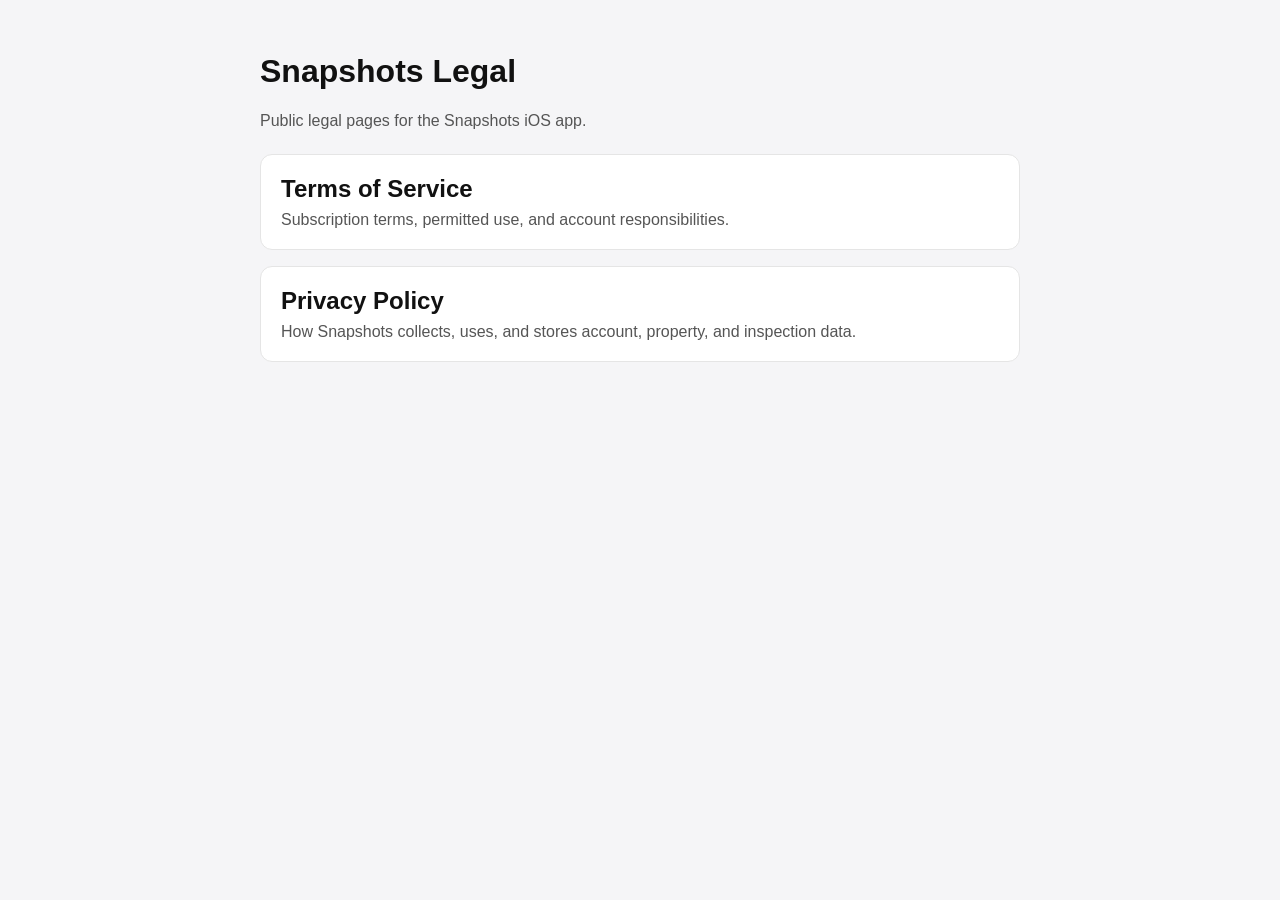
<file: Docs/index.html>
<!doctype html>
<html lang="en">
<head>
  <meta charset="utf-8">
  <meta name="viewport" content="width=device-width, initial-scale=1">
  <title>Snapshots Legal</title>
  <link rel="stylesheet" href="./styles.css">
</head>
<body>
  <main class="page">
    <h1>Snapshots Legal</h1>
    <p class="lede">Public legal pages for the Snapshots iOS app.</p>
    <nav class="card-list">
      <a class="card" href="./terms.html">
        <h2>Terms of Service</h2>
        <p>Subscription terms, permitted use, and account responsibilities.</p>
      </a>
      <a class="card" href="./privacy.html">
        <h2>Privacy Policy</h2>
        <p>How Snapshots collects, uses, and stores account, property, and inspection data.</p>
      </a>
    </nav>
  </main>
</body>
</html>
</file>
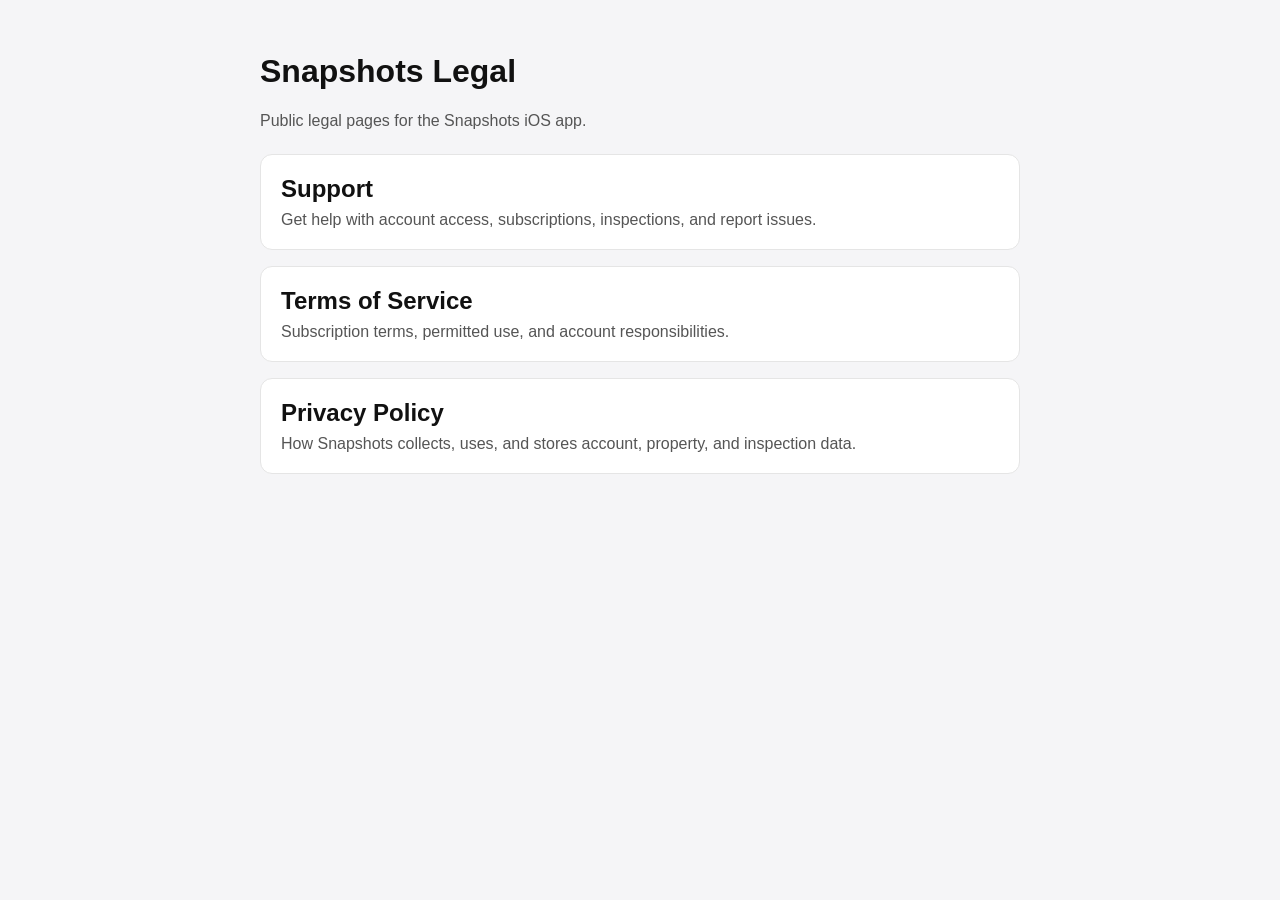
<file: docs/index.html>
<!doctype html>
<html lang="en">
<head>
  <meta charset="utf-8">
  <meta name="viewport" content="width=device-width, initial-scale=1">
  <title>Snapshots Legal</title>
  <link rel="stylesheet" href="./styles.css">
</head>
<body>
  <main class="page">
    <h1>Snapshots Legal</h1>
    <p class="lede">Public legal pages for the Snapshots iOS app.</p>
    <nav class="card-list">
      <a class="card" href="./support.html">
        <h2>Support</h2>
        <p>Get help with account access, subscriptions, inspections, and report issues.</p>
      </a>
      <a class="card" href="./terms.html">
        <h2>Terms of Service</h2>
        <p>Subscription terms, permitted use, and account responsibilities.</p>
      </a>
      <a class="card" href="./privacy.html">
        <h2>Privacy Policy</h2>
        <p>How Snapshots collects, uses, and stores account, property, and inspection data.</p>
      </a>
    </nav>
  </main>
</body>
</html>
</file>
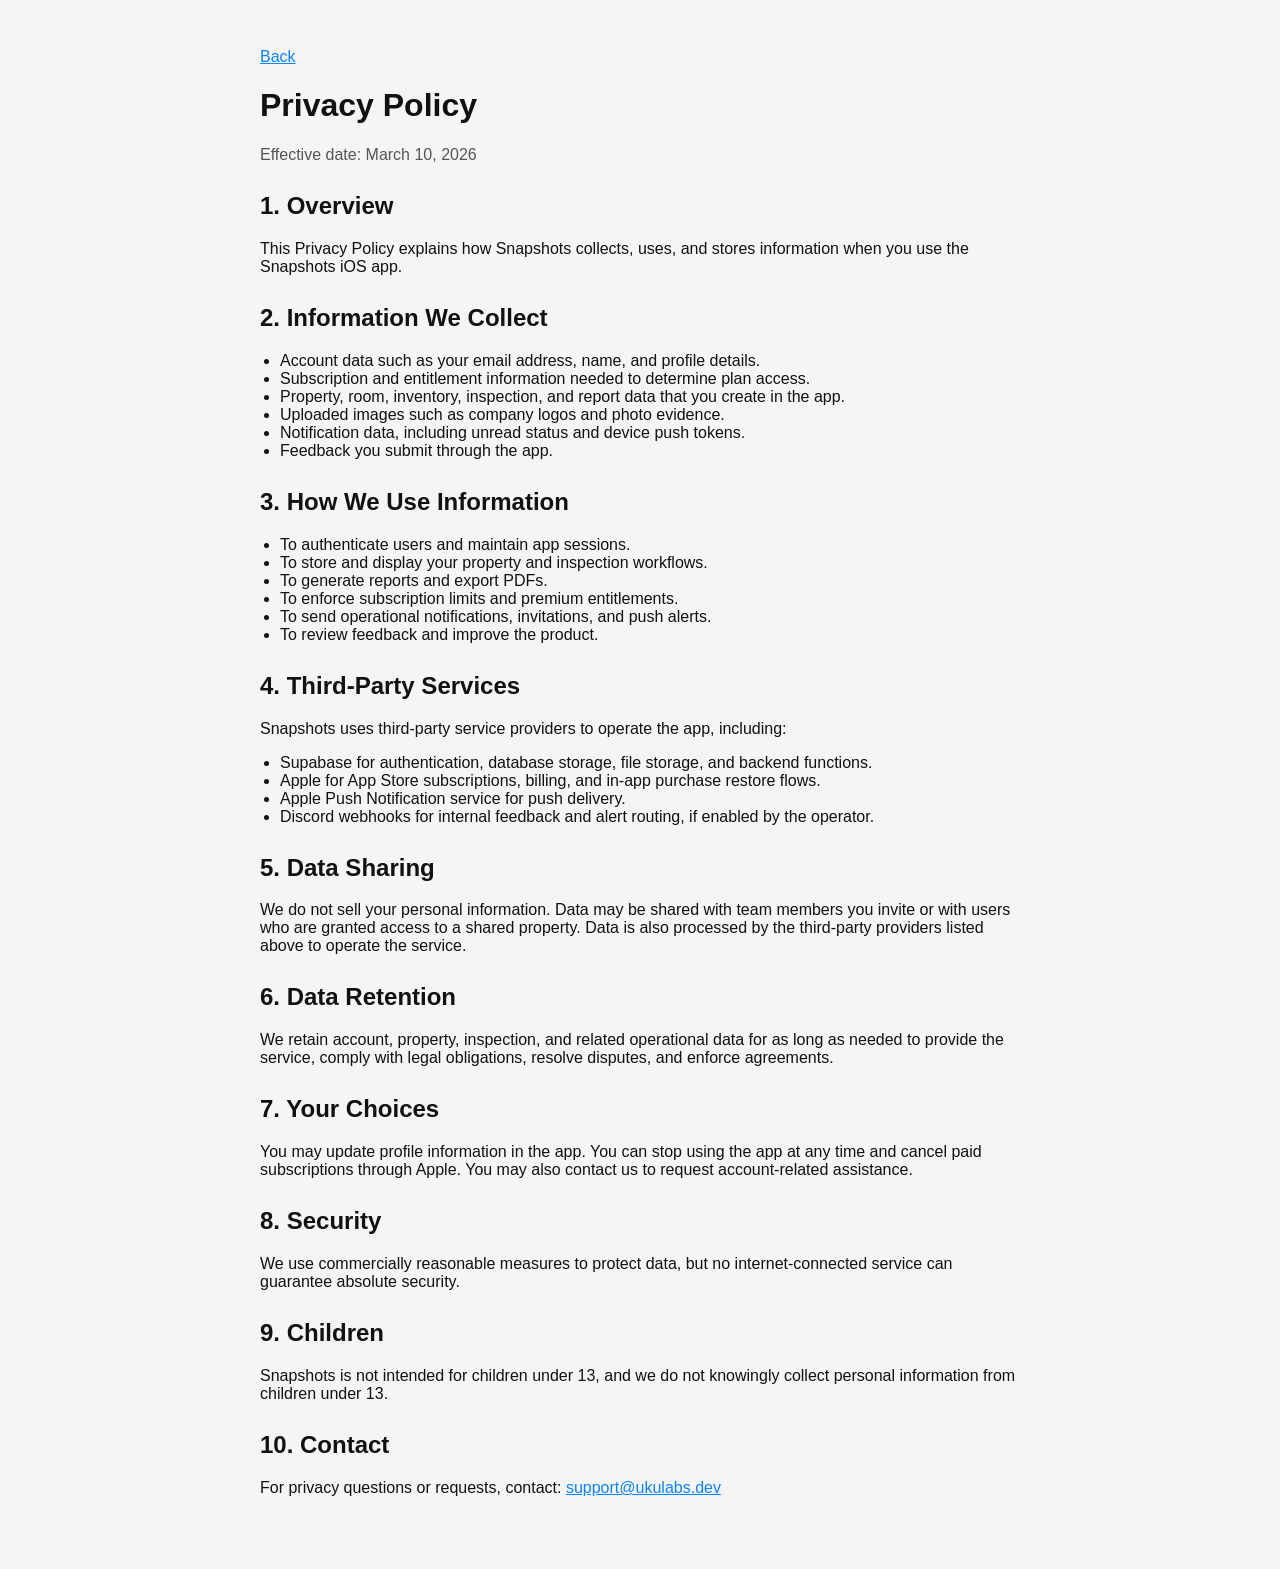
<file: docs/privacy.html>
<!doctype html>
<html lang="en">
<head>
  <meta charset="utf-8">
  <meta name="viewport" content="width=device-width, initial-scale=1">
  <title>Snapshots Privacy Policy</title>
  <link rel="stylesheet" href="./styles.css">
</head>
<body>
  <main class="page legal">
    <p><a href="./index.html">Back</a></p>
    <h1>Privacy Policy</h1>
    <p class="meta">Effective date: March 10, 2026</p>

    <h2>1. Overview</h2>
    <p>This Privacy Policy explains how Snapshots collects, uses, and stores information when you use the Snapshots iOS app.</p>

    <h2>2. Information We Collect</h2>
    <ul>
      <li>Account data such as your email address, name, and profile details.</li>
      <li>Subscription and entitlement information needed to determine plan access.</li>
      <li>Property, room, inventory, inspection, and report data that you create in the app.</li>
      <li>Uploaded images such as company logos and photo evidence.</li>
      <li>Notification data, including unread status and device push tokens.</li>
      <li>Feedback you submit through the app.</li>
    </ul>

    <h2>3. How We Use Information</h2>
    <ul>
      <li>To authenticate users and maintain app sessions.</li>
      <li>To store and display your property and inspection workflows.</li>
      <li>To generate reports and export PDFs.</li>
      <li>To enforce subscription limits and premium entitlements.</li>
      <li>To send operational notifications, invitations, and push alerts.</li>
      <li>To review feedback and improve the product.</li>
    </ul>

    <h2>4. Third-Party Services</h2>
    <p>Snapshots uses third-party service providers to operate the app, including:</p>
    <ul>
      <li>Supabase for authentication, database storage, file storage, and backend functions.</li>
      <li>Apple for App Store subscriptions, billing, and in-app purchase restore flows.</li>
      <li>Apple Push Notification service for push delivery.</li>
      <li>Discord webhooks for internal feedback and alert routing, if enabled by the operator.</li>
    </ul>

    <h2>5. Data Sharing</h2>
    <p>We do not sell your personal information. Data may be shared with team members you invite or with users who are granted access to a shared property. Data is also processed by the third-party providers listed above to operate the service.</p>

    <h2>6. Data Retention</h2>
    <p>We retain account, property, inspection, and related operational data for as long as needed to provide the service, comply with legal obligations, resolve disputes, and enforce agreements.</p>

    <h2>7. Your Choices</h2>
    <p>You may update profile information in the app. You can stop using the app at any time and cancel paid subscriptions through Apple. You may also contact us to request account-related assistance.</p>

    <h2>8. Security</h2>
    <p>We use commercially reasonable measures to protect data, but no internet-connected service can guarantee absolute security.</p>

    <h2>9. Children</h2>
    <p>Snapshots is not intended for children under 13, and we do not knowingly collect personal information from children under 13.</p>

    <h2>10. Contact</h2>
    <p>For privacy questions or requests, contact: <a href="mailto:support@ukulabs.dev">support@ukulabs.dev</a></p>
  </main>
</body>
</html>
</file>
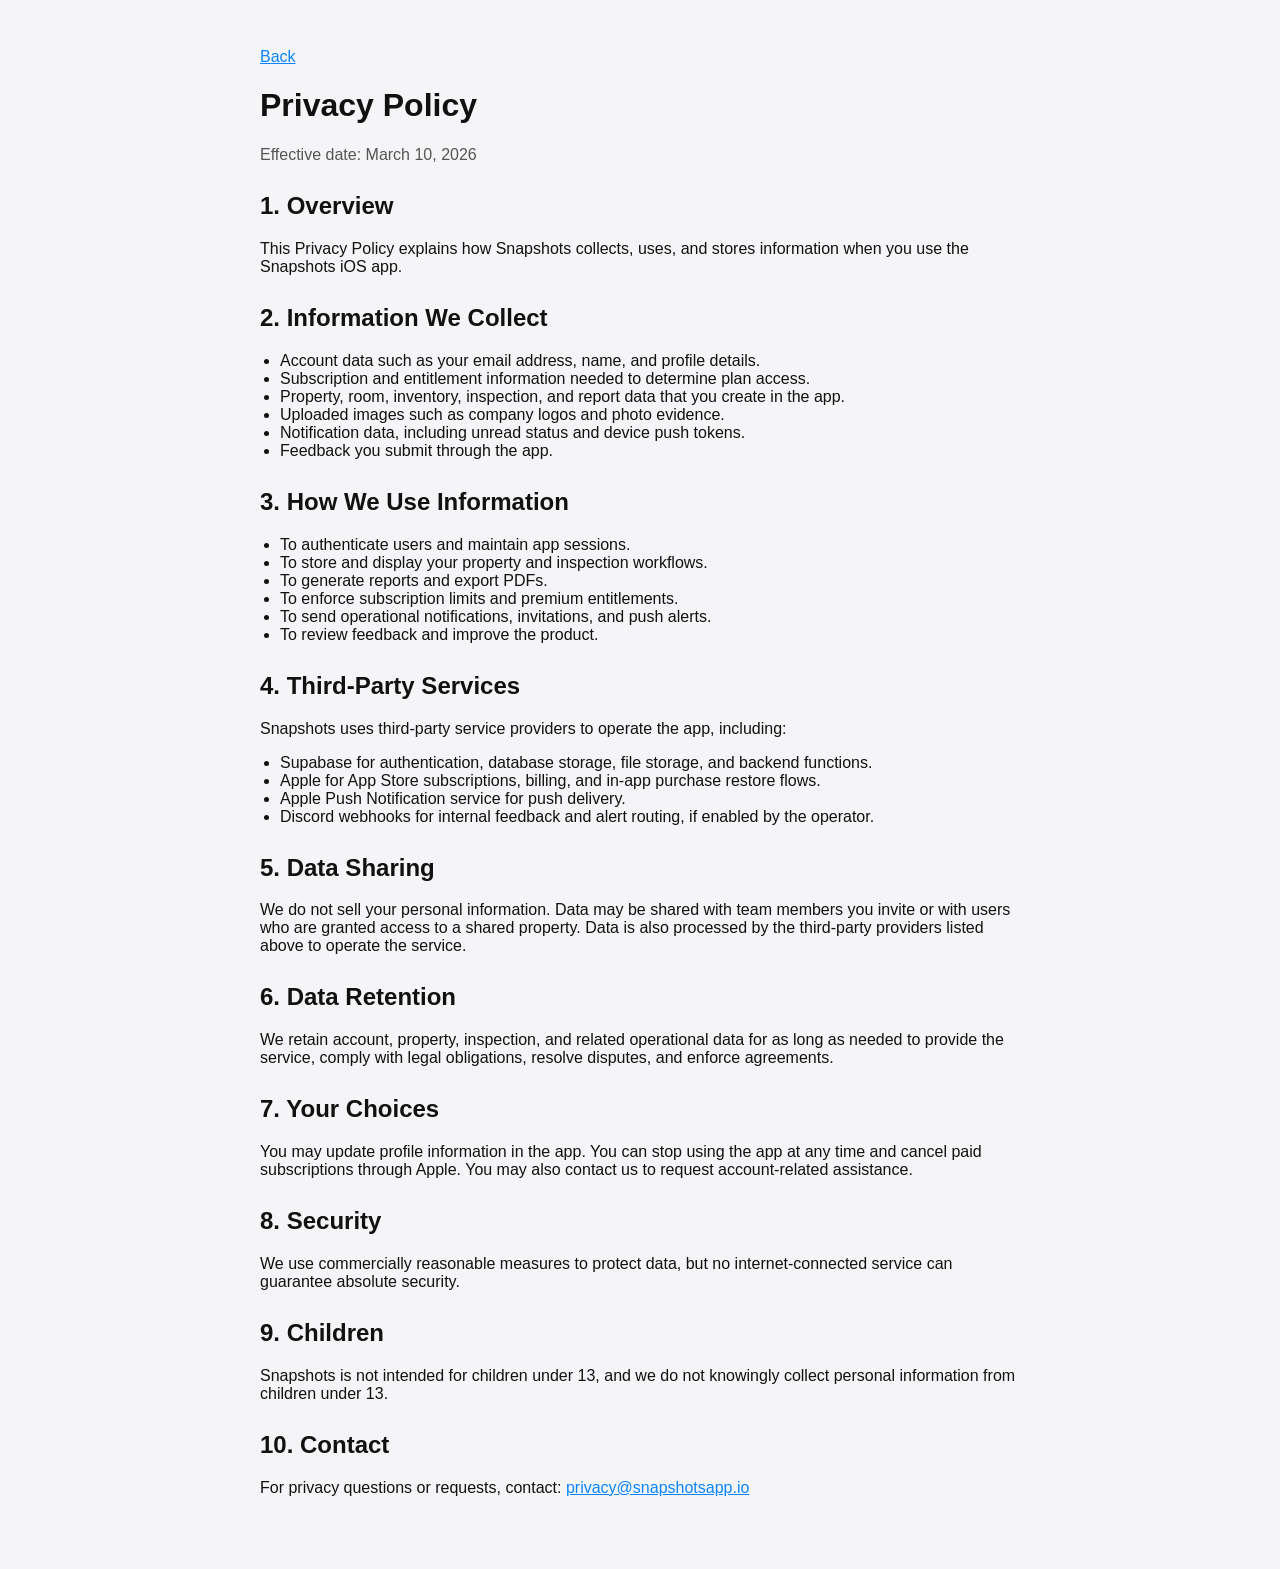
<file: Docs/privacy.html>
<!doctype html>
<html lang="en">
<head>
  <meta charset="utf-8">
  <meta name="viewport" content="width=device-width, initial-scale=1">
  <title>Snapshots Privacy Policy</title>
  <link rel="stylesheet" href="./styles.css">
</head>
<body>
  <main class="page legal">
    <p><a href="./index.html">Back</a></p>
    <h1>Privacy Policy</h1>
    <p class="meta">Effective date: March 10, 2026</p>

    <h2>1. Overview</h2>
    <p>This Privacy Policy explains how Snapshots collects, uses, and stores information when you use the Snapshots iOS app.</p>

    <h2>2. Information We Collect</h2>
    <ul>
      <li>Account data such as your email address, name, and profile details.</li>
      <li>Subscription and entitlement information needed to determine plan access.</li>
      <li>Property, room, inventory, inspection, and report data that you create in the app.</li>
      <li>Uploaded images such as company logos and photo evidence.</li>
      <li>Notification data, including unread status and device push tokens.</li>
      <li>Feedback you submit through the app.</li>
    </ul>

    <h2>3. How We Use Information</h2>
    <ul>
      <li>To authenticate users and maintain app sessions.</li>
      <li>To store and display your property and inspection workflows.</li>
      <li>To generate reports and export PDFs.</li>
      <li>To enforce subscription limits and premium entitlements.</li>
      <li>To send operational notifications, invitations, and push alerts.</li>
      <li>To review feedback and improve the product.</li>
    </ul>

    <h2>4. Third-Party Services</h2>
    <p>Snapshots uses third-party service providers to operate the app, including:</p>
    <ul>
      <li>Supabase for authentication, database storage, file storage, and backend functions.</li>
      <li>Apple for App Store subscriptions, billing, and in-app purchase restore flows.</li>
      <li>Apple Push Notification service for push delivery.</li>
      <li>Discord webhooks for internal feedback and alert routing, if enabled by the operator.</li>
    </ul>

    <h2>5. Data Sharing</h2>
    <p>We do not sell your personal information. Data may be shared with team members you invite or with users who are granted access to a shared property. Data is also processed by the third-party providers listed above to operate the service.</p>

    <h2>6. Data Retention</h2>
    <p>We retain account, property, inspection, and related operational data for as long as needed to provide the service, comply with legal obligations, resolve disputes, and enforce agreements.</p>

    <h2>7. Your Choices</h2>
    <p>You may update profile information in the app. You can stop using the app at any time and cancel paid subscriptions through Apple. You may also contact us to request account-related assistance.</p>

    <h2>8. Security</h2>
    <p>We use commercially reasonable measures to protect data, but no internet-connected service can guarantee absolute security.</p>

    <h2>9. Children</h2>
    <p>Snapshots is not intended for children under 13, and we do not knowingly collect personal information from children under 13.</p>

    <h2>10. Contact</h2>
    <p>For privacy questions or requests, contact: <a href="mailto:privacy@snapshotsapp.io">privacy@snapshotsapp.io</a></p>
  </main>
</body>
</html>
</file>
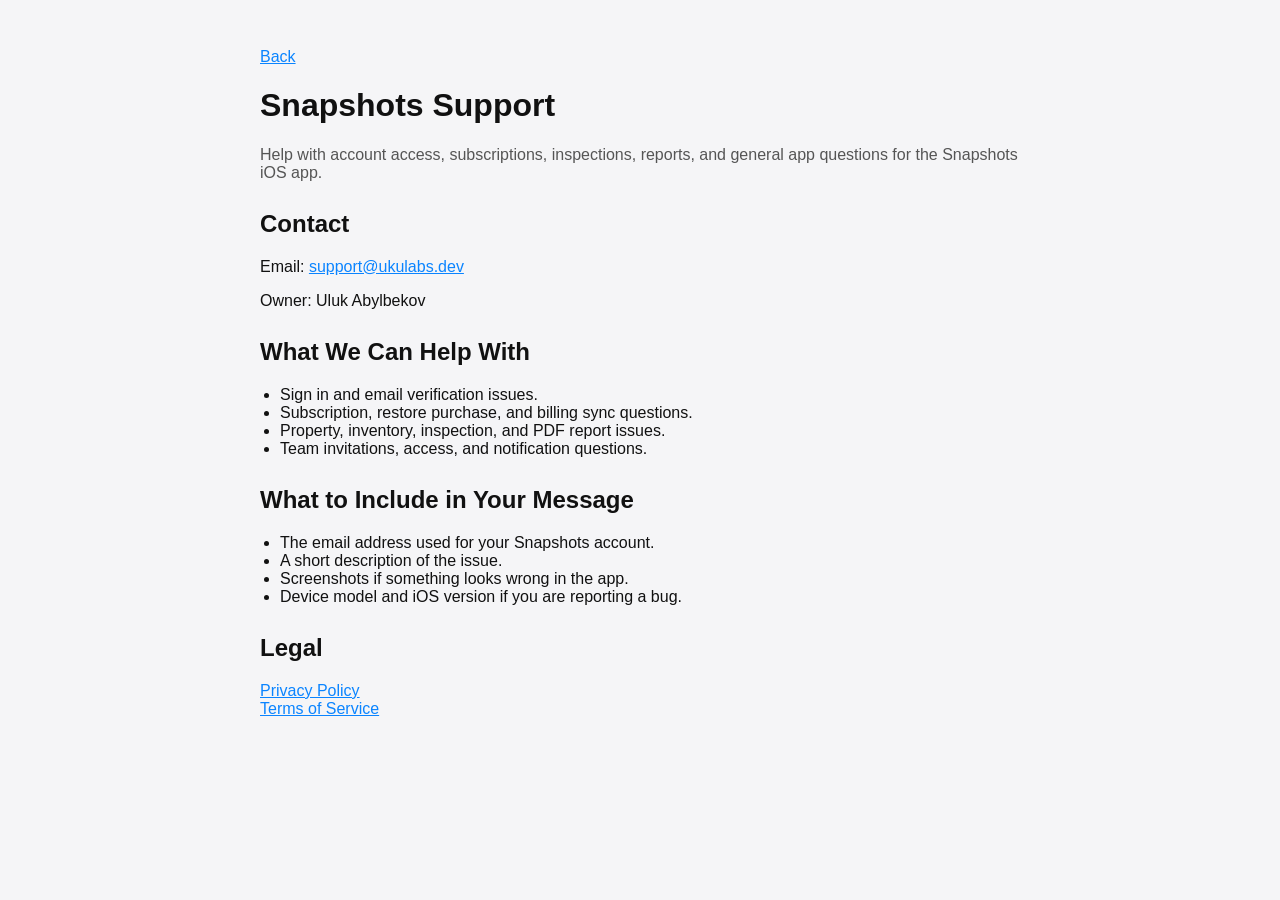
<file: docs/support.html>
<!doctype html>
<html lang="en">
<head>
  <meta charset="utf-8">
  <meta name="viewport" content="width=device-width, initial-scale=1">
  <title>Snapshots Support</title>
  <link rel="stylesheet" href="./styles.css">
</head>
<body>
  <main class="page legal">
    <p><a href="./index.html">Back</a></p>
    <h1>Snapshots Support</h1>
    <p class="lede">Help with account access, subscriptions, inspections, reports, and general app questions for the Snapshots iOS app.</p>

    <h2>Contact</h2>
    <p>Email: <a href="mailto:support@ukulabs.dev">support@ukulabs.dev</a></p>
    <p>Owner: Uluk Abylbekov</p>

    <h2>What We Can Help With</h2>
    <ul>
      <li>Sign in and email verification issues.</li>
      <li>Subscription, restore purchase, and billing sync questions.</li>
      <li>Property, inventory, inspection, and PDF report issues.</li>
      <li>Team invitations, access, and notification questions.</li>
    </ul>

    <h2>What to Include in Your Message</h2>
    <ul>
      <li>The email address used for your Snapshots account.</li>
      <li>A short description of the issue.</li>
      <li>Screenshots if something looks wrong in the app.</li>
      <li>Device model and iOS version if you are reporting a bug.</li>
    </ul>

    <h2>Legal</h2>
    <p>
      <a href="./privacy.html">Privacy Policy</a><br>
      <a href="./terms.html">Terms of Service</a>
    </p>
  </main>
</body>
</html>
</file>
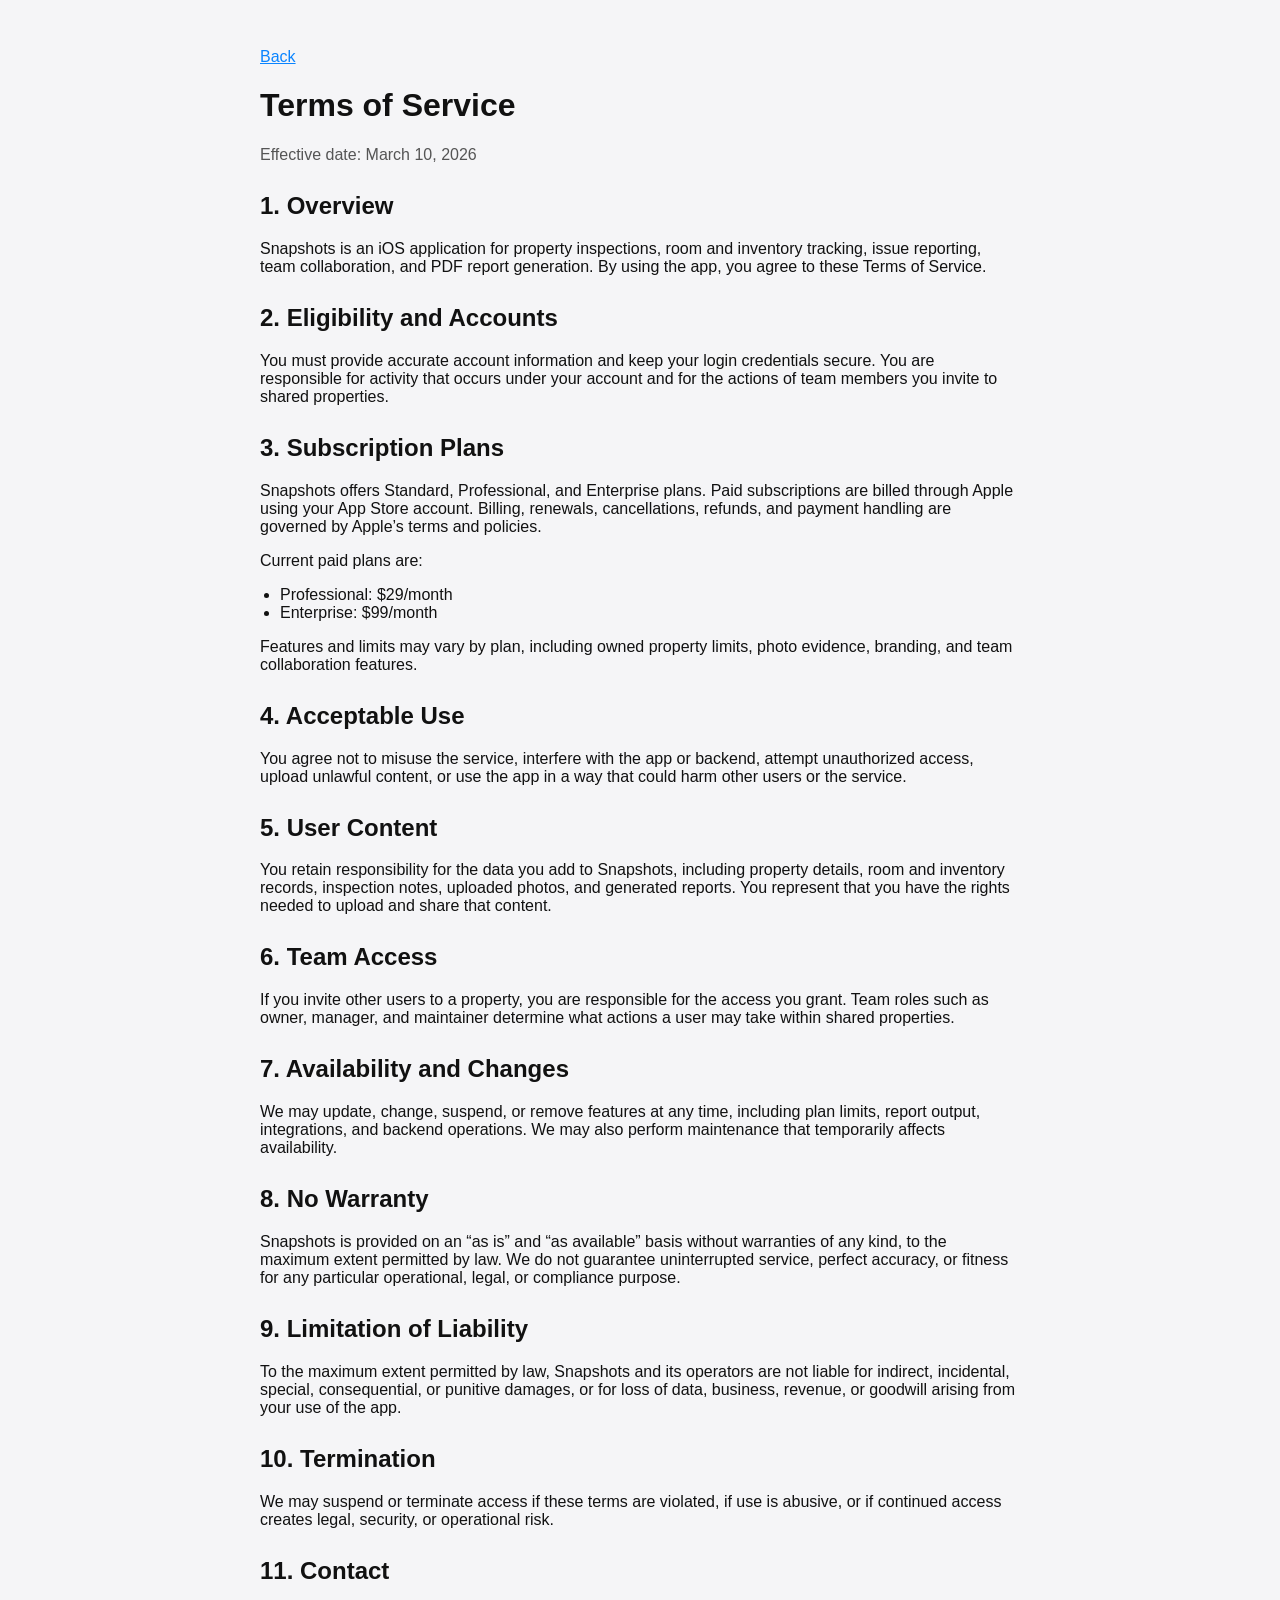
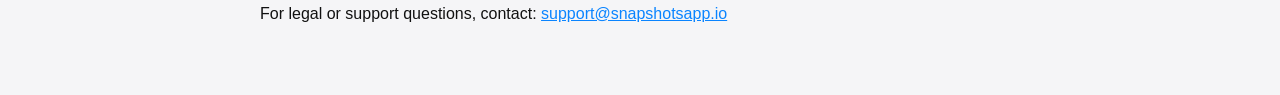
<file: Docs/terms.html>
<!doctype html>
<html lang="en">
<head>
  <meta charset="utf-8">
  <meta name="viewport" content="width=device-width, initial-scale=1">
  <title>Snapshots Terms of Service</title>
  <link rel="stylesheet" href="./styles.css">
</head>
<body>
  <main class="page legal">
    <p><a href="./index.html">Back</a></p>
    <h1>Terms of Service</h1>
    <p class="meta">Effective date: March 10, 2026</p>

    <h2>1. Overview</h2>
    <p>Snapshots is an iOS application for property inspections, room and inventory tracking, issue reporting, team collaboration, and PDF report generation. By using the app, you agree to these Terms of Service.</p>

    <h2>2. Eligibility and Accounts</h2>
    <p>You must provide accurate account information and keep your login credentials secure. You are responsible for activity that occurs under your account and for the actions of team members you invite to shared properties.</p>

    <h2>3. Subscription Plans</h2>
    <p>Snapshots offers Standard, Professional, and Enterprise plans. Paid subscriptions are billed through Apple using your App Store account. Billing, renewals, cancellations, refunds, and payment handling are governed by Apple’s terms and policies.</p>
    <p>Current paid plans are:</p>
    <ul>
      <li>Professional: $29/month</li>
      <li>Enterprise: $99/month</li>
    </ul>
    <p>Features and limits may vary by plan, including owned property limits, photo evidence, branding, and team collaboration features.</p>

    <h2>4. Acceptable Use</h2>
    <p>You agree not to misuse the service, interfere with the app or backend, attempt unauthorized access, upload unlawful content, or use the app in a way that could harm other users or the service.</p>

    <h2>5. User Content</h2>
    <p>You retain responsibility for the data you add to Snapshots, including property details, room and inventory records, inspection notes, uploaded photos, and generated reports. You represent that you have the rights needed to upload and share that content.</p>

    <h2>6. Team Access</h2>
    <p>If you invite other users to a property, you are responsible for the access you grant. Team roles such as owner, manager, and maintainer determine what actions a user may take within shared properties.</p>

    <h2>7. Availability and Changes</h2>
    <p>We may update, change, suspend, or remove features at any time, including plan limits, report output, integrations, and backend operations. We may also perform maintenance that temporarily affects availability.</p>

    <h2>8. No Warranty</h2>
    <p>Snapshots is provided on an “as is” and “as available” basis without warranties of any kind, to the maximum extent permitted by law. We do not guarantee uninterrupted service, perfect accuracy, or fitness for any particular operational, legal, or compliance purpose.</p>

    <h2>9. Limitation of Liability</h2>
    <p>To the maximum extent permitted by law, Snapshots and its operators are not liable for indirect, incidental, special, consequential, or punitive damages, or for loss of data, business, revenue, or goodwill arising from your use of the app.</p>

    <h2>10. Termination</h2>
    <p>We may suspend or terminate access if these terms are violated, if use is abusive, or if continued access creates legal, security, or operational risk.</p>

    <h2>11. Contact</h2>
    <p>For legal or support questions, contact: <a href="mailto:support@snapshotsapp.io">support@snapshotsapp.io</a></p>
  </main>
</body>
</html>
</file>
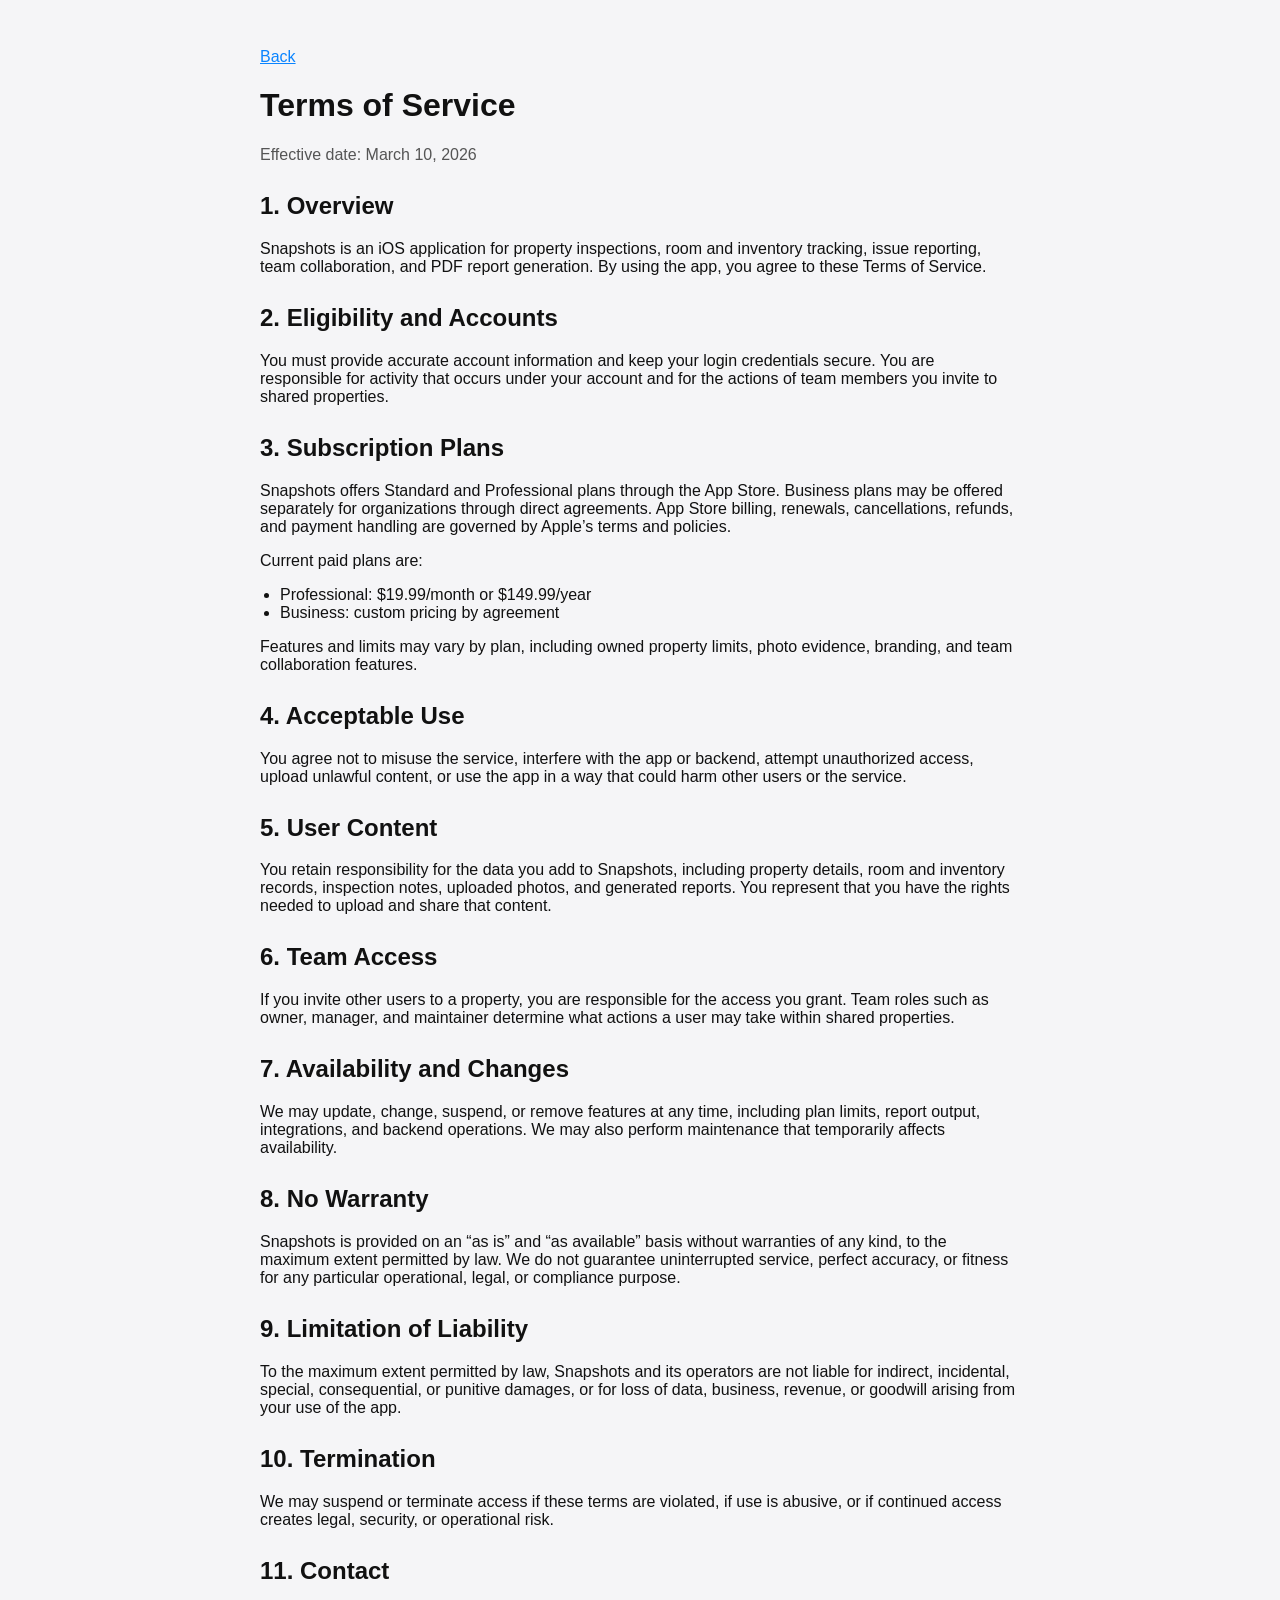
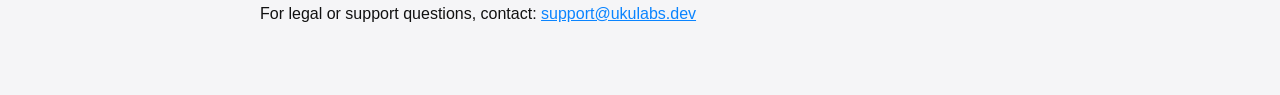
<file: docs/terms.html>
<!doctype html>
<html lang="en">
<head>
  <meta charset="utf-8">
  <meta name="viewport" content="width=device-width, initial-scale=1">
  <title>Snapshots Terms of Service</title>
  <link rel="stylesheet" href="./styles.css">
</head>
<body>
  <main class="page legal">
    <p><a href="./index.html">Back</a></p>
    <h1>Terms of Service</h1>
    <p class="meta">Effective date: March 10, 2026</p>

    <h2>1. Overview</h2>
    <p>Snapshots is an iOS application for property inspections, room and inventory tracking, issue reporting, team collaboration, and PDF report generation. By using the app, you agree to these Terms of Service.</p>

    <h2>2. Eligibility and Accounts</h2>
    <p>You must provide accurate account information and keep your login credentials secure. You are responsible for activity that occurs under your account and for the actions of team members you invite to shared properties.</p>

    <h2>3. Subscription Plans</h2>
    <p>Snapshots offers Standard and Professional plans through the App Store. Business plans may be offered separately for organizations through direct agreements. App Store billing, renewals, cancellations, refunds, and payment handling are governed by Apple’s terms and policies.</p>
    <p>Current paid plans are:</p>
    <ul>
      <li>Professional: $19.99/month or $149.99/year</li>
      <li>Business: custom pricing by agreement</li>
    </ul>
    <p>Features and limits may vary by plan, including owned property limits, photo evidence, branding, and team collaboration features.</p>

    <h2>4. Acceptable Use</h2>
    <p>You agree not to misuse the service, interfere with the app or backend, attempt unauthorized access, upload unlawful content, or use the app in a way that could harm other users or the service.</p>

    <h2>5. User Content</h2>
    <p>You retain responsibility for the data you add to Snapshots, including property details, room and inventory records, inspection notes, uploaded photos, and generated reports. You represent that you have the rights needed to upload and share that content.</p>

    <h2>6. Team Access</h2>
    <p>If you invite other users to a property, you are responsible for the access you grant. Team roles such as owner, manager, and maintainer determine what actions a user may take within shared properties.</p>

    <h2>7. Availability and Changes</h2>
    <p>We may update, change, suspend, or remove features at any time, including plan limits, report output, integrations, and backend operations. We may also perform maintenance that temporarily affects availability.</p>

    <h2>8. No Warranty</h2>
    <p>Snapshots is provided on an “as is” and “as available” basis without warranties of any kind, to the maximum extent permitted by law. We do not guarantee uninterrupted service, perfect accuracy, or fitness for any particular operational, legal, or compliance purpose.</p>

    <h2>9. Limitation of Liability</h2>
    <p>To the maximum extent permitted by law, Snapshots and its operators are not liable for indirect, incidental, special, consequential, or punitive damages, or for loss of data, business, revenue, or goodwill arising from your use of the app.</p>

    <h2>10. Termination</h2>
    <p>We may suspend or terminate access if these terms are violated, if use is abusive, or if continued access creates legal, security, or operational risk.</p>

    <h2>11. Contact</h2>
    <p>For legal or support questions, contact: <a href="mailto:support@ukulabs.dev">support@ukulabs.dev</a></p>
  </main>
</body>
</html>
</file>
<file: Docs/styles.css>
body {
  margin: 0;
  font-family: -apple-system, BlinkMacSystemFont, "Segoe UI", sans-serif;
  background: #f5f5f7;
  color: #111111;
}

.page {
  max-width: 760px;
  margin: 0 auto;
  padding: 32px 20px 56px;
}

.legal h2 {
  margin-top: 28px;
}

.lede,
.meta {
  color: #555555;
}

.card-list {
  display: grid;
  gap: 16px;
  margin-top: 24px;
}

.card {
  display: block;
  padding: 20px;
  background: #ffffff;
  border: 1px solid #e5e5e5;
  border-radius: 12px;
  color: inherit;
  text-decoration: none;
}

.card h2 {
  margin: 0 0 8px;
}

.card p {
  margin: 0;
  color: #555555;
}

a {
  color: #0a84ff;
}

ul {
  padding-left: 20px;
}
</file>
<file: docs/styles.css>
body {
  margin: 0;
  font-family: -apple-system, BlinkMacSystemFont, "Segoe UI", sans-serif;
  background: #f5f5f7;
  color: #111111;
}

.page {
  max-width: 760px;
  margin: 0 auto;
  padding: 32px 20px 56px;
}

.legal h2 {
  margin-top: 28px;
}

.lede,
.meta {
  color: #555555;
}

.card-list {
  display: grid;
  gap: 16px;
  margin-top: 24px;
}

.card {
  display: block;
  padding: 20px;
  background: #ffffff;
  border: 1px solid #e5e5e5;
  border-radius: 12px;
  color: inherit;
  text-decoration: none;
}

.card h2 {
  margin: 0 0 8px;
}

.card p {
  margin: 0;
  color: #555555;
}

a {
  color: #0a84ff;
}

ul {
  padding-left: 20px;
}
</file>
